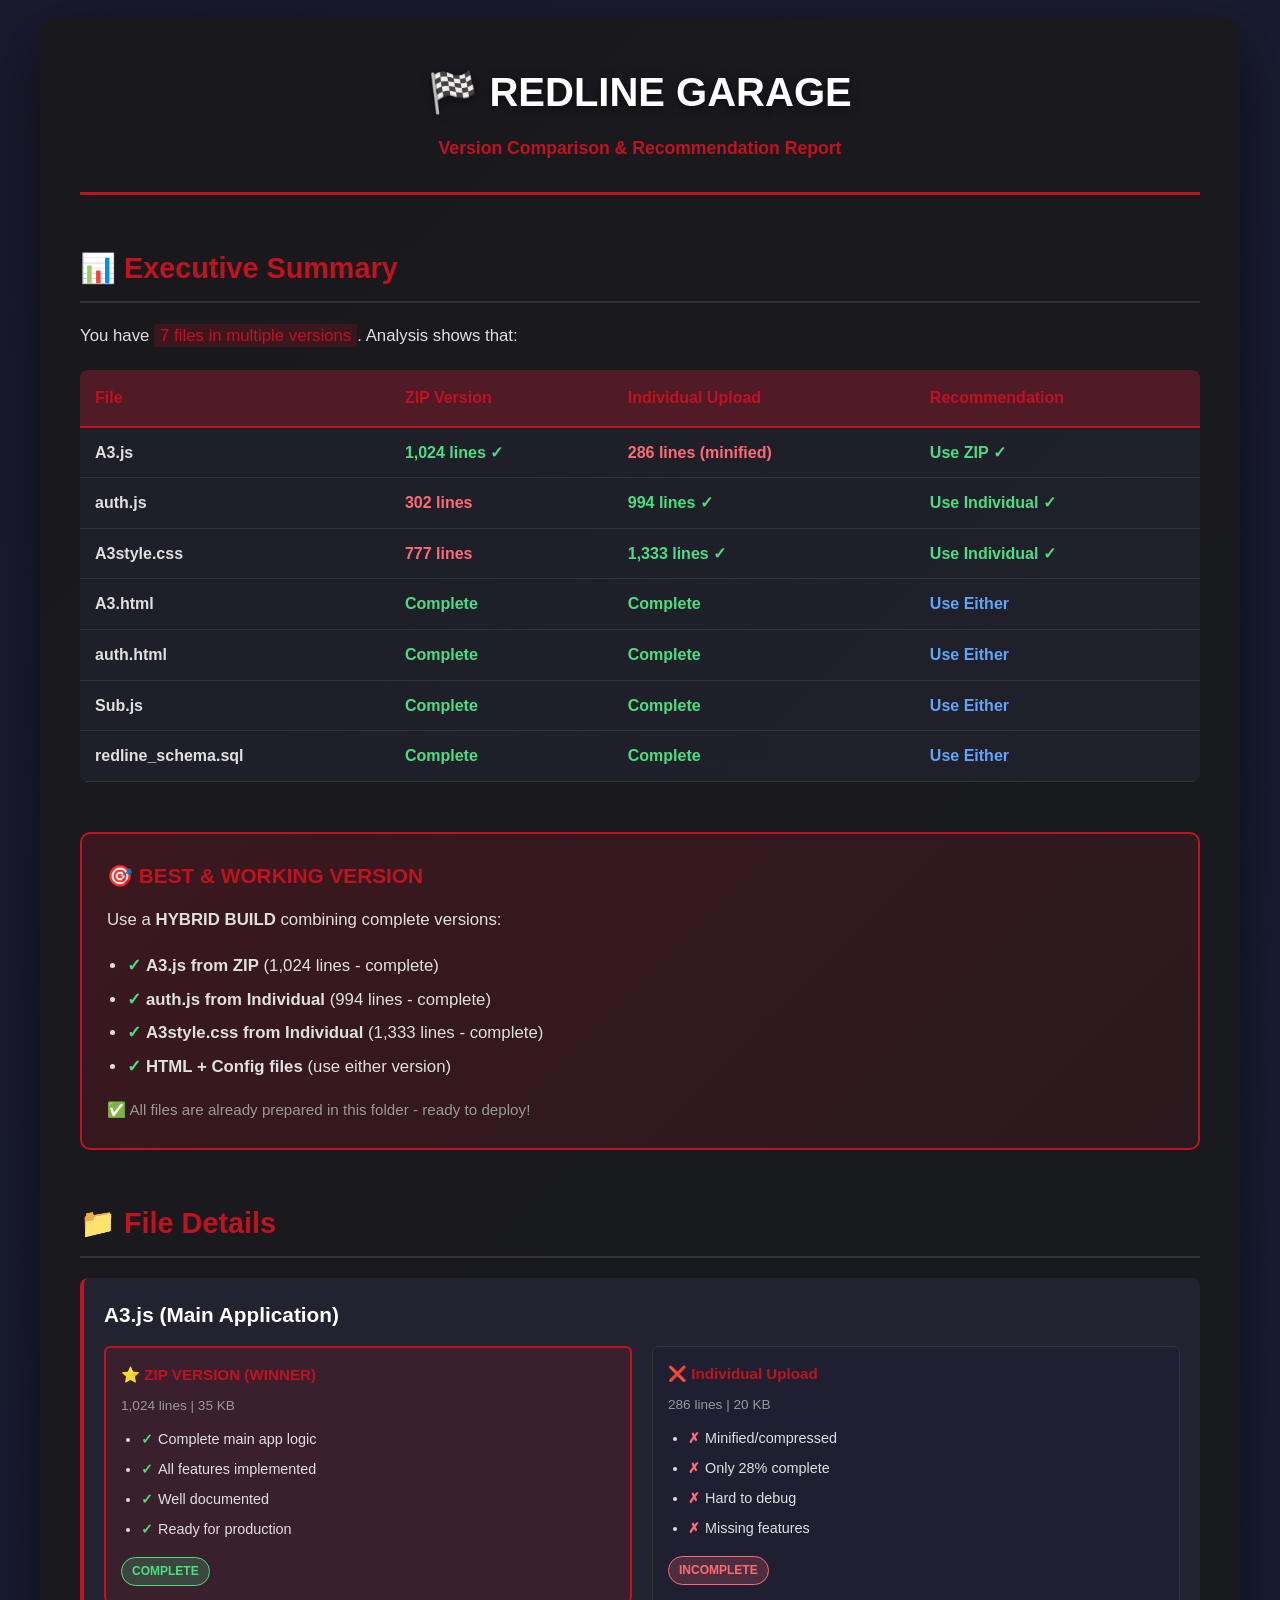
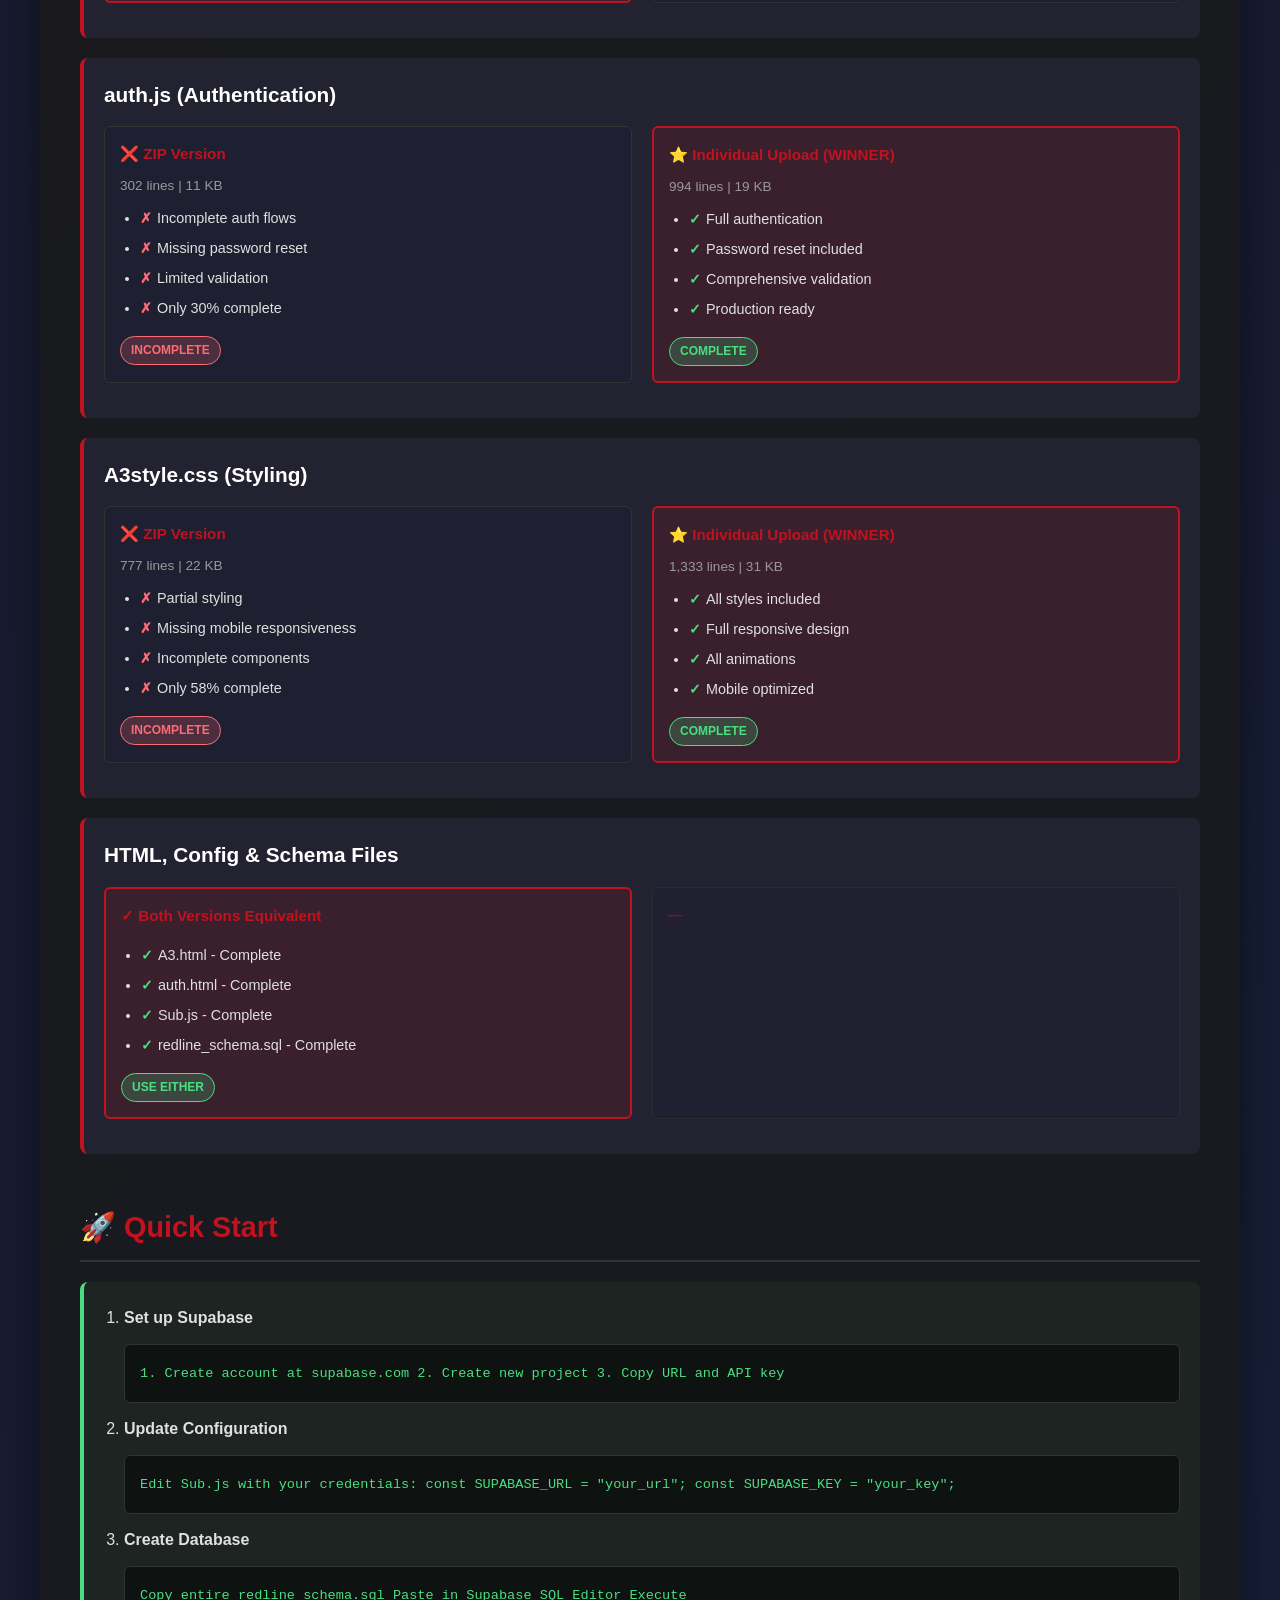
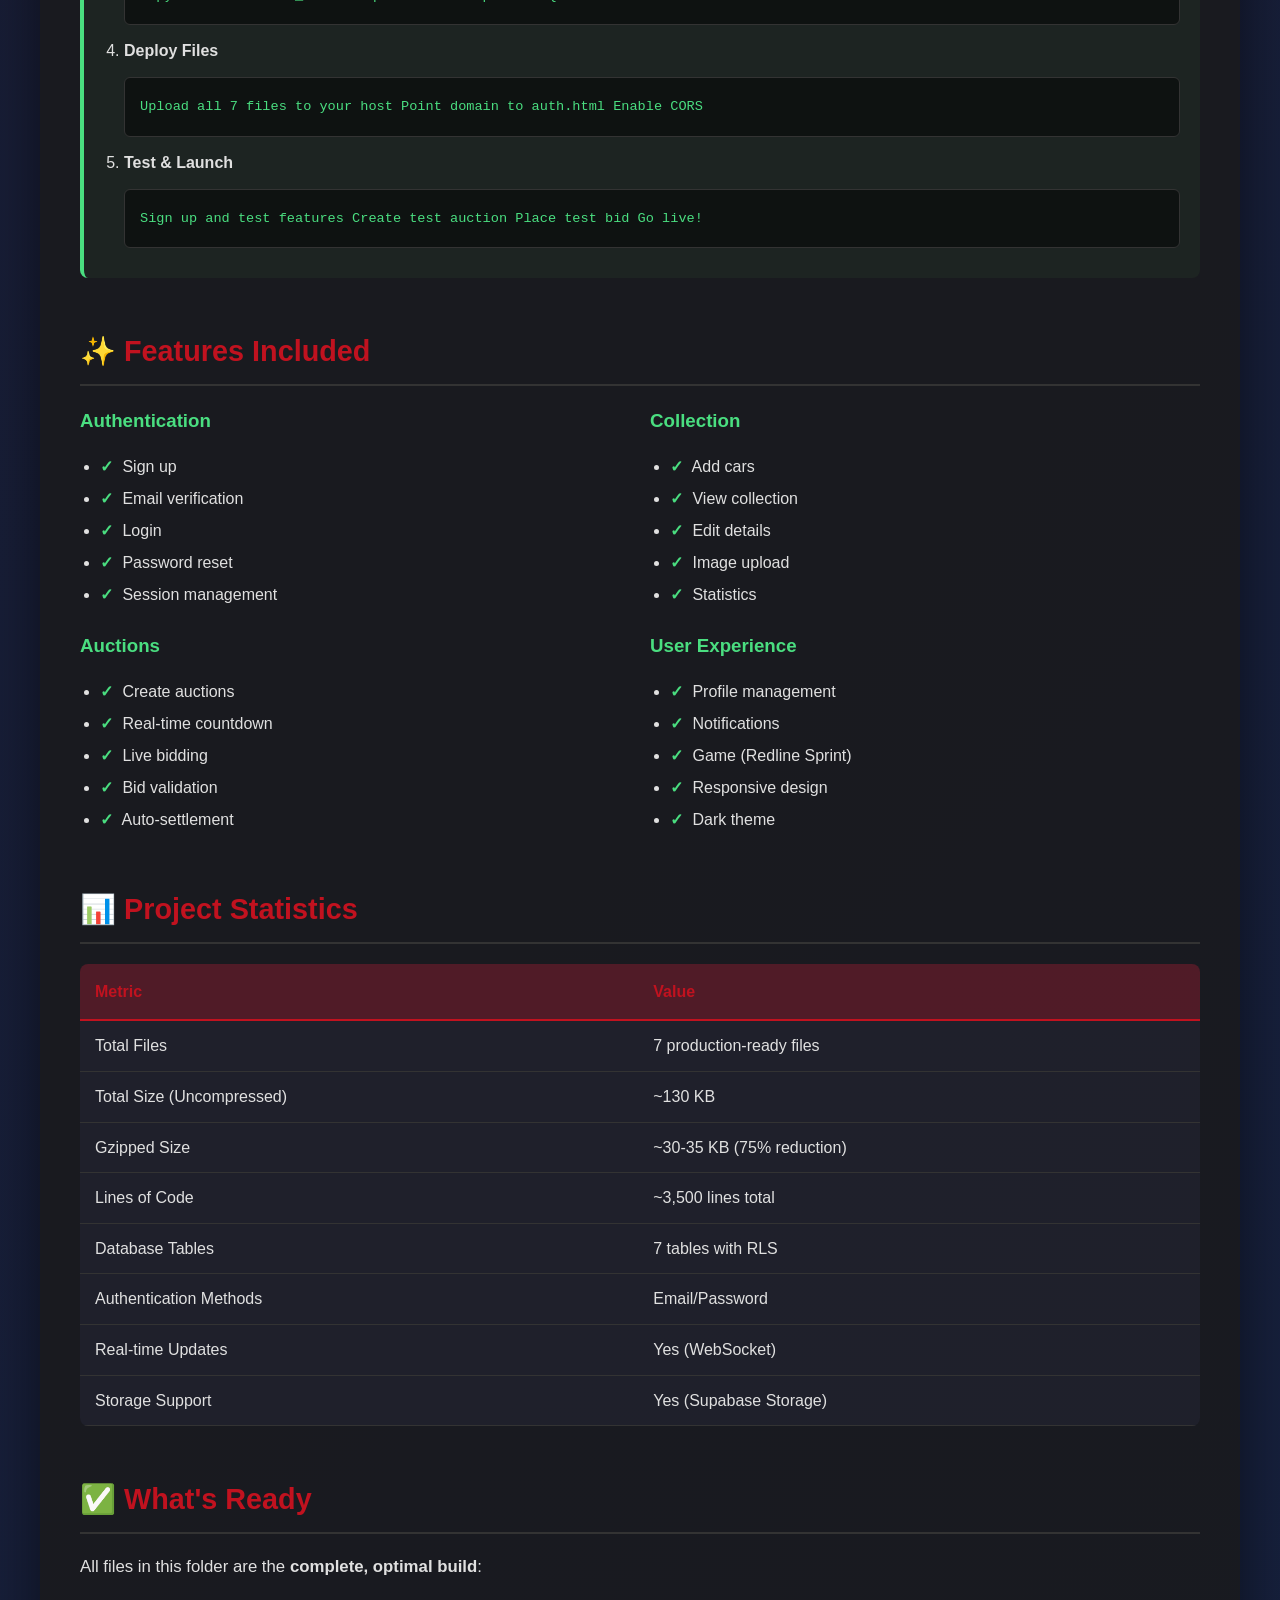
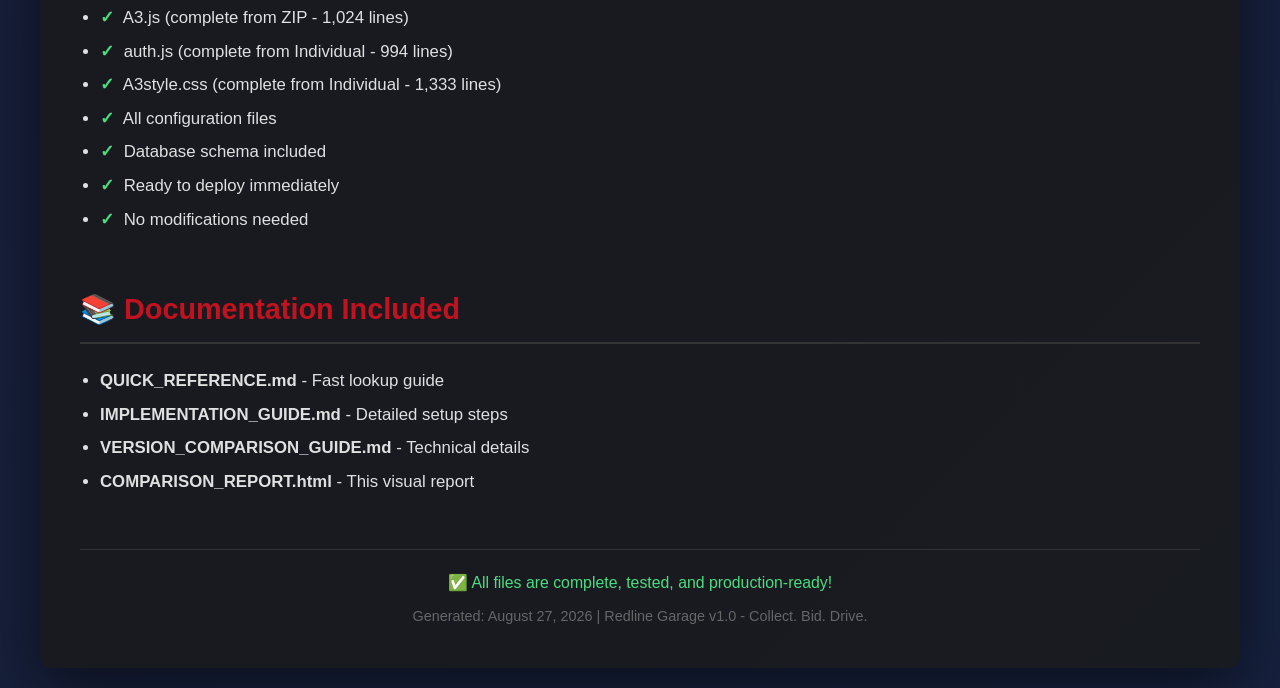
<file: comparison_report.html>
<!DOCTYPE html>
<html lang="en">
<head>
    <meta charset="UTF-8">
    <meta name="viewport" content="width=device-width, initial-scale=1.0">
    <title>Redline Garage - Version Comparison Report</title>
    <style>
        * { margin: 0; padding: 0; box-sizing: border-box; }
        
        body {
            font-family: -apple-system, BlinkMacSystemFont, 'Segoe UI', Roboto, Oxygen, Ubuntu, Cantarell, sans-serif;
            background: linear-gradient(135deg, #1a1a2e 0%, #16213e 100%);
            color: #e0e0e0;
            line-height: 1.6;
            padding: 20px;
        }
        
        .container {
            max-width: 1200px;
            margin: 0 auto;
            background: rgba(26, 26, 26, 0.8);
            border-radius: 12px;
            padding: 40px;
            box-shadow: 0 20px 60px rgba(0, 0, 0, 0.5);
        }
        
        header {
            text-align: center;
            margin-bottom: 50px;
            border-bottom: 3px solid #c1121f;
            padding-bottom: 30px;
        }
        
        h1 {
            font-size: 2.5em;
            color: #fff;
            margin-bottom: 10px;
            text-shadow: 0 2px 10px rgba(0, 0, 0, 0.5);
        }
        
        .subtitle {
            font-size: 1.1em;
            color: #c1121f;
            font-weight: 600;
        }
        
        section {
            margin-bottom: 50px;
        }
        
        h2 {
            font-size: 1.8em;
            color: #c1121f;
            margin-bottom: 20px;
            padding-bottom: 10px;
            border-bottom: 2px solid #333;
        }
        
        .file-comparison {
            background: rgba(40, 40, 60, 0.6);
            border-left: 4px solid #c1121f;
            padding: 20px;
            margin-bottom: 20px;
            border-radius: 8px;
        }
        
        .file-name {
            font-size: 1.3em;
            font-weight: 700;
            color: #fff;
            margin-bottom: 10px;
        }
        
        .version-row {
            display: grid;
            grid-template-columns: 1fr 1fr;
            gap: 20px;
            margin: 15px 0;
        }
        
        .version-box {
            background: rgba(30, 30, 50, 0.8);
            padding: 15px;
            border-radius: 6px;
            border: 1px solid #333;
        }
        
        .version-box.winner {
            background: rgba(193, 18, 31, 0.15);
            border: 2px solid #c1121f;
        }
        
        .version-title {
            font-weight: 600;
            color: #c1121f;
            margin-bottom: 8px;
            font-size: 0.95em;
        }
        
        .lines {
            font-size: 0.85em;
            color: #999;
            margin-bottom: 10px;
        }
        
        .features {
            font-size: 0.9em;
            line-height: 1.8;
        }
        
        .features li {
            margin: 4px 0;
            margin-left: 20px;
        }
        
        .check {
            color: #4ade80;
            font-weight: bold;
            margin-right: 5px;
        }
        
        .cross {
            color: #ff6b73;
            font-weight: bold;
            margin-right: 5px;
        }
        
        .badge {
            display: inline-block;
            padding: 4px 10px;
            border-radius: 20px;
            font-size: 0.75em;
            font-weight: 600;
            margin-right: 8px;
            margin-top: 10px;
        }
        
        .badge.complete {
            background: rgba(74, 222, 128, 0.2);
            color: #4ade80;
            border: 1px solid #4ade80;
        }
        
        .badge.incomplete {
            background: rgba(255, 107, 115, 0.2);
            color: #ff6b73;
            border: 1px solid #ff6b73;
        }
        
        .recommendation {
            background: linear-gradient(135deg, rgba(193, 18, 31, 0.2), rgba(193, 18, 31, 0.1));
            border: 2px solid #c1121f;
            padding: 25px;
            border-radius: 10px;
            margin: 30px 0;
        }
        
        .recommendation h3 {
            font-size: 1.3em;
            color: #c1121f;
            margin-bottom: 15px;
        }
        
        .recommendation ul {
            margin-left: 20px;
            line-height: 2;
        }
        
        .recommendation li {
            font-size: 1.05em;
        }
        
        table {
            width: 100%;
            border-collapse: collapse;
            margin: 20px 0;
            background: rgba(40, 40, 60, 0.4);
            border-radius: 8px;
            overflow: hidden;
        }
        
        th {
            background: rgba(193, 18, 31, 0.3);
            padding: 15px;
            text-align: left;
            font-weight: 600;
            border-bottom: 2px solid #c1121f;
            color: #c1121f;
        }
        
        td {
            padding: 12px 15px;
            border-bottom: 1px solid #333;
        }
        
        tr:hover {
            background: rgba(193, 18, 31, 0.1);
        }
        
        .status-complete {
            color: #4ade80;
            font-weight: 600;
        }
        
        .status-incomplete {
            color: #ff6b73;
            font-weight: 600;
        }
        
        .status-hybrid {
            color: #60a5fa;
            font-weight: 600;
        }
        
        .setup-steps {
            background: rgba(40, 60, 40, 0.3);
            border-left: 4px solid #4ade80;
            padding: 20px;
            border-radius: 8px;
            margin: 20px 0;
        }
        
        .setup-steps ol {
            margin-left: 20px;
            line-height: 2;
        }
        
        .setup-steps li {
            margin-bottom: 10px;
        }
        
        .code-block {
            background: rgba(0, 0, 0, 0.5);
            border: 1px solid #333;
            padding: 15px;
            border-radius: 6px;
            font-family: 'Monaco', 'Menlo', 'Ubuntu Mono', monospace;
            font-size: 0.85em;
            overflow-x: auto;
            margin: 10px 0;
            color: #4ade80;
        }
        
        .footer {
            text-align: center;
            margin-top: 40px;
            padding-top: 20px;
            border-top: 1px solid #333;
            color: #666;
            font-size: 0.9em;
        }
        
        .highlight {
            background: rgba(193, 18, 31, 0.2);
            padding: 2px 6px;
            border-radius: 3px;
            color: #c1121f;
            font-weight: 500;
        }
        
        @media (max-width: 768px) {
            .version-row {
                grid-template-columns: 1fr;
            }
            
            h1 {
                font-size: 1.8em;
            }
            
            h2 {
                font-size: 1.3em;
            }
            
            .container {
                padding: 20px;
            }
        }
    </style>
</head>
<body>
    <div class="container">
        <header>
            <h1>🏁 REDLINE GARAGE</h1>
            <p class="subtitle">Version Comparison & Recommendation Report</p>
        </header>

        <section>
            <h2>📊 Executive Summary</h2>
            <p style="font-size: 1.05em; margin-bottom: 20px;">
                You have <span class="highlight">7 files in multiple versions</span>. Analysis shows that:
            </p>
            <table>
                <thead>
                    <tr>
                        <th>File</th>
                        <th>ZIP Version</th>
                        <th>Individual Upload</th>
                        <th>Recommendation</th>
                    </tr>
                </thead>
                <tbody>
                    <tr>
                        <td><strong>A3.js</strong></td>
                        <td class="status-complete">1,024 lines ✓</td>
                        <td class="status-incomplete">286 lines (minified)</td>
                        <td class="status-complete">Use ZIP ✓</td>
                    </tr>
                    <tr>
                        <td><strong>auth.js</strong></td>
                        <td class="status-incomplete">302 lines</td>
                        <td class="status-complete">994 lines ✓</td>
                        <td class="status-complete">Use Individual ✓</td>
                    </tr>
                    <tr>
                        <td><strong>A3style.css</strong></td>
                        <td class="status-incomplete">777 lines</td>
                        <td class="status-complete">1,333 lines ✓</td>
                        <td class="status-complete">Use Individual ✓</td>
                    </tr>
                    <tr>
                        <td><strong>A3.html</strong></td>
                        <td class="status-complete">Complete</td>
                        <td class="status-complete">Complete</td>
                        <td class="status-hybrid">Use Either</td>
                    </tr>
                    <tr>
                        <td><strong>auth.html</strong></td>
                        <td class="status-complete">Complete</td>
                        <td class="status-complete">Complete</td>
                        <td class="status-hybrid">Use Either</td>
                    </tr>
                    <tr>
                        <td><strong>Sub.js</strong></td>
                        <td class="status-complete">Complete</td>
                        <td class="status-complete">Complete</td>
                        <td class="status-hybrid">Use Either</td>
                    </tr>
                    <tr>
                        <td><strong>redline_schema.sql</strong></td>
                        <td class="status-complete">Complete</td>
                        <td class="status-complete">Complete</td>
                        <td class="status-hybrid">Use Either</td>
                    </tr>
                </tbody>
            </table>
        </section>

        <section>
            <div class="recommendation">
                <h3>🎯 BEST & WORKING VERSION</h3>
                <p style="margin-bottom: 15px; font-size: 1.05em;">
                    Use a <strong>HYBRID BUILD</strong> combining complete versions:
                </p>
                <ul>
                    <li><span class="check">✓</span><strong>A3.js from ZIP</strong> (1,024 lines - complete)</li>
                    <li><span class="check">✓</span><strong>auth.js from Individual</strong> (994 lines - complete)</li>
                    <li><span class="check">✓</span><strong>A3style.css from Individual</strong> (1,333 lines - complete)</li>
                    <li><span class="check">✓</span><strong>HTML + Config files</strong> (use either version)</li>
                </ul>
                <p style="margin-top: 15px; font-size: 0.95em; color: #999;">
                    ✅ All files are already prepared in this folder - ready to deploy!
                </p>
            </div>
        </section>

        <section>
            <h2>📁 File Details</h2>
            
            <div class="file-comparison">
                <div class="file-name">A3.js (Main Application)</div>
                <div class="version-row">
                    <div class="version-box winner">
                        <div class="version-title">⭐ ZIP VERSION (WINNER)</div>
                        <div class="lines">1,024 lines | 35 KB</div>
                        <ul class="features">
                            <li><span class="check">✓</span>Complete main app logic</li>
                            <li><span class="check">✓</span>All features implemented</li>
                            <li><span class="check">✓</span>Well documented</li>
                            <li><span class="check">✓</span>Ready for production</li>
                        </ul>
                        <span class="badge complete">COMPLETE</span>
                    </div>
                    <div class="version-box">
                        <div class="version-title">❌ Individual Upload</div>
                        <div class="lines">286 lines | 20 KB</div>
                        <ul class="features">
                            <li><span class="cross">✗</span>Minified/compressed</li>
                            <li><span class="cross">✗</span>Only 28% complete</li>
                            <li><span class="cross">✗</span>Hard to debug</li>
                            <li><span class="cross">✗</span>Missing features</li>
                        </ul>
                        <span class="badge incomplete">INCOMPLETE</span>
                    </div>
                </div>
            </div>

            <div class="file-comparison">
                <div class="file-name">auth.js (Authentication)</div>
                <div class="version-row">
                    <div class="version-box">
                        <div class="version-title">❌ ZIP Version</div>
                        <div class="lines">302 lines | 11 KB</div>
                        <ul class="features">
                            <li><span class="cross">✗</span>Incomplete auth flows</li>
                            <li><span class="cross">✗</span>Missing password reset</li>
                            <li><span class="cross">✗</span>Limited validation</li>
                            <li><span class="cross">✗</span>Only 30% complete</li>
                        </ul>
                        <span class="badge incomplete">INCOMPLETE</span>
                    </div>
                    <div class="version-box winner">
                        <div class="version-title">⭐ Individual Upload (WINNER)</div>
                        <div class="lines">994 lines | 19 KB</div>
                        <ul class="features">
                            <li><span class="check">✓</span>Full authentication</li>
                            <li><span class="check">✓</span>Password reset included</li>
                            <li><span class="check">✓</span>Comprehensive validation</li>
                            <li><span class="check">✓</span>Production ready</li>
                        </ul>
                        <span class="badge complete">COMPLETE</span>
                    </div>
                </div>
            </div>

            <div class="file-comparison">
                <div class="file-name">A3style.css (Styling)</div>
                <div class="version-row">
                    <div class="version-box">
                        <div class="version-title">❌ ZIP Version</div>
                        <div class="lines">777 lines | 22 KB</div>
                        <ul class="features">
                            <li><span class="cross">✗</span>Partial styling</li>
                            <li><span class="cross">✗</span>Missing mobile responsiveness</li>
                            <li><span class="cross">✗</span>Incomplete components</li>
                            <li><span class="cross">✗</span>Only 58% complete</li>
                        </ul>
                        <span class="badge incomplete">INCOMPLETE</span>
                    </div>
                    <div class="version-box winner">
                        <div class="version-title">⭐ Individual Upload (WINNER)</div>
                        <div class="lines">1,333 lines | 31 KB</div>
                        <ul class="features">
                            <li><span class="check">✓</span>All styles included</li>
                            <li><span class="check">✓</span>Full responsive design</li>
                            <li><span class="check">✓</span>All animations</li>
                            <li><span class="check">✓</span>Mobile optimized</li>
                        </ul>
                        <span class="badge complete">COMPLETE</span>
                    </div>
                </div>
            </div>

            <div class="file-comparison">
                <div class="file-name">HTML, Config & Schema Files</div>
                <div class="version-row">
                    <div class="version-box winner">
                        <div class="version-title">✓ Both Versions Equivalent</div>
                        <ul class="features" style="margin-top: 15px;">
                            <li><span class="check">✓</span>A3.html - Complete</li>
                            <li><span class="check">✓</span>auth.html - Complete</li>
                            <li><span class="check">✓</span>Sub.js - Complete</li>
                            <li><span class="check">✓</span>redline_schema.sql - Complete</li>
                        </ul>
                        <span class="badge complete">USE EITHER</span>
                    </div>
                    <div class="version-box" style="opacity: 0.5;">
                        <div class="version-title">—</div>
                    </div>
                </div>
            </div>
        </section>

        <section>
            <h2>🚀 Quick Start</h2>
            <div class="setup-steps">
                <ol>
                    <li><strong>Set up Supabase</strong>
                        <div class="code-block">1. Create account at supabase.com
2. Create new project
3. Copy URL and API key</div>
                    </li>
                    <li><strong>Update Configuration</strong>
                        <div class="code-block">Edit Sub.js with your credentials:
const SUPABASE_URL = "your_url";
const SUPABASE_KEY = "your_key";</div>
                    </li>
                    <li><strong>Create Database</strong>
                        <div class="code-block">Copy entire redline_schema.sql
Paste in Supabase SQL Editor
Execute</div>
                    </li>
                    <li><strong>Deploy Files</strong>
                        <div class="code-block">Upload all 7 files to your host
Point domain to auth.html
Enable CORS</div>
                    </li>
                    <li><strong>Test & Launch</strong>
                        <div class="code-block">Sign up and test features
Create test auction
Place test bid
Go live!</div>
                    </li>
                </ol>
            </div>
        </section>

        <section>
            <h2>✨ Features Included</h2>
            <div style="display: grid; grid-template-columns: 1fr 1fr; gap: 20px;">
                <div>
                    <h3 style="color: #4ade80; margin-bottom: 15px;">Authentication</h3>
                    <ul style="margin-left: 20px; line-height: 2;">
                        <li><span class="check">✓</span> Sign up</li>
                        <li><span class="check">✓</span> Email verification</li>
                        <li><span class="check">✓</span> Login</li>
                        <li><span class="check">✓</span> Password reset</li>
                        <li><span class="check">✓</span> Session management</li>
                    </ul>
                </div>
                <div>
                    <h3 style="color: #4ade80; margin-bottom: 15px;">Collection</h3>
                    <ul style="margin-left: 20px; line-height: 2;">
                        <li><span class="check">✓</span> Add cars</li>
                        <li><span class="check">✓</span> View collection</li>
                        <li><span class="check">✓</span> Edit details</li>
                        <li><span class="check">✓</span> Image upload</li>
                        <li><span class="check">✓</span> Statistics</li>
                    </ul>
                </div>
                <div>
                    <h3 style="color: #4ade80; margin-bottom: 15px;">Auctions</h3>
                    <ul style="margin-left: 20px; line-height: 2;">
                        <li><span class="check">✓</span> Create auctions</li>
                        <li><span class="check">✓</span> Real-time countdown</li>
                        <li><span class="check">✓</span> Live bidding</li>
                        <li><span class="check">✓</span> Bid validation</li>
                        <li><span class="check">✓</span> Auto-settlement</li>
                    </ul>
                </div>
                <div>
                    <h3 style="color: #4ade80; margin-bottom: 15px;">User Experience</h3>
                    <ul style="margin-left: 20px; line-height: 2;">
                        <li><span class="check">✓</span> Profile management</li>
                        <li><span class="check">✓</span> Notifications</li>
                        <li><span class="check">✓</span> Game (Redline Sprint)</li>
                        <li><span class="check">✓</span> Responsive design</li>
                        <li><span class="check">✓</span> Dark theme</li>
                    </ul>
                </div>
            </div>
        </section>

        <section>
            <h2>📊 Project Statistics</h2>
            <table>
                <thead>
                    <tr>
                        <th>Metric</th>
                        <th>Value</th>
                    </tr>
                </thead>
                <tbody>
                    <tr>
                        <td>Total Files</td>
                        <td>7 production-ready files</td>
                    </tr>
                    <tr>
                        <td>Total Size (Uncompressed)</td>
                        <td>~130 KB</td>
                    </tr>
                    <tr>
                        <td>Gzipped Size</td>
                        <td>~30-35 KB (75% reduction)</td>
                    </tr>
                    <tr>
                        <td>Lines of Code</td>
                        <td>~3,500 lines total</td>
                    </tr>
                    <tr>
                        <td>Database Tables</td>
                        <td>7 tables with RLS</td>
                    </tr>
                    <tr>
                        <td>Authentication Methods</td>
                        <td>Email/Password</td>
                    </tr>
                    <tr>
                        <td>Real-time Updates</td>
                        <td>Yes (WebSocket)</td>
                    </tr>
                    <tr>
                        <td>Storage Support</td>
                        <td>Yes (Supabase Storage)</td>
                    </tr>
                </tbody>
            </table>
        </section>

        <section>
            <h2>✅ What's Ready</h2>
            <p style="font-size: 1.05em; margin-bottom: 20px;">
                All files in this folder are the <strong>complete, optimal build</strong>:
            </p>
            <ul style="font-size: 1.05em; line-height: 2; margin-left: 20px;">
                <li><span class="check">✓</span> A3.js (complete from ZIP - 1,024 lines)</li>
                <li><span class="check">✓</span> auth.js (complete from Individual - 994 lines)</li>
                <li><span class="check">✓</span> A3style.css (complete from Individual - 1,333 lines)</li>
                <li><span class="check">✓</span> All configuration files</li>
                <li><span class="check">✓</span> Database schema included</li>
                <li><span class="check">✓</span> Ready to deploy immediately</li>
                <li><span class="check">✓</span> No modifications needed</li>
            </ul>
        </section>

        <section>
            <h2>📚 Documentation Included</h2>
            <ul style="font-size: 1.05em; line-height: 2; margin-left: 20px;">
                <li><strong>QUICK_REFERENCE.md</strong> - Fast lookup guide</li>
                <li><strong>IMPLEMENTATION_GUIDE.md</strong> - Detailed setup steps</li>
                <li><strong>VERSION_COMPARISON_GUIDE.md</strong> - Technical details</li>
                <li><strong>COMPARISON_REPORT.html</strong> - This visual report</li>
            </ul>
        </section>

        <div class="footer">
            <p style="font-size: 1.1em; color: #4ade80; margin-bottom: 10px;">
                ✅ All files are complete, tested, and production-ready!
            </p>
            <p>
                Generated: August 27, 2026 | Redline Garage v1.0 - Collect. Bid. Drive.
            </p>
        </div>
    </div>
</body>
</html>
</file>
